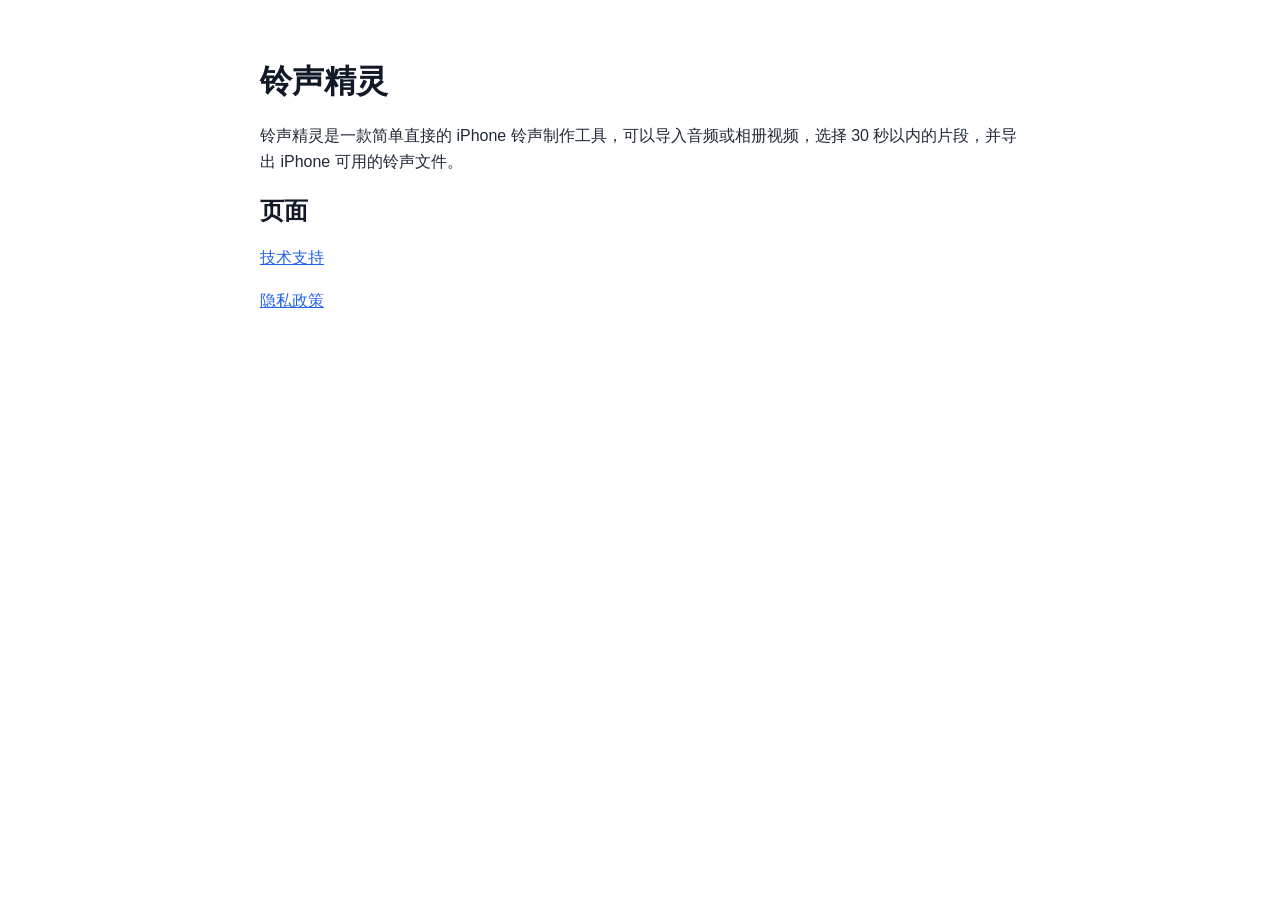
<file: index.html>
<!doctype html>
<html lang="zh-Hans">
<head>
  <meta charset="utf-8">
  <meta name="viewport" content="width=device-width, initial-scale=1">
  <title>铃声精灵</title>
  <style>
    body {
      max-width: 760px;
      margin: 0 auto;
      padding: 40px 20px;
      color: #1f2937;
      font: 16px/1.65 -apple-system, BlinkMacSystemFont, "Segoe UI", sans-serif;
    }
    h1, h2 { color: #111827; line-height: 1.25; }
    h1 { font-size: 32px; }
    a { color: #2563eb; }
  </style>
</head>
<body>
  <h1>铃声精灵</h1>
  <p>铃声精灵是一款简单直接的 iPhone 铃声制作工具，可以导入音频或相册视频，选择 30 秒以内的片段，并导出 iPhone 可用的铃声文件。</p>

  <h2>页面</h2>
  <p><a href="./support.html">技术支持</a></p>
  <p><a href="./privacy-policy.html">隐私政策</a></p>
</body>
</html>
</file>
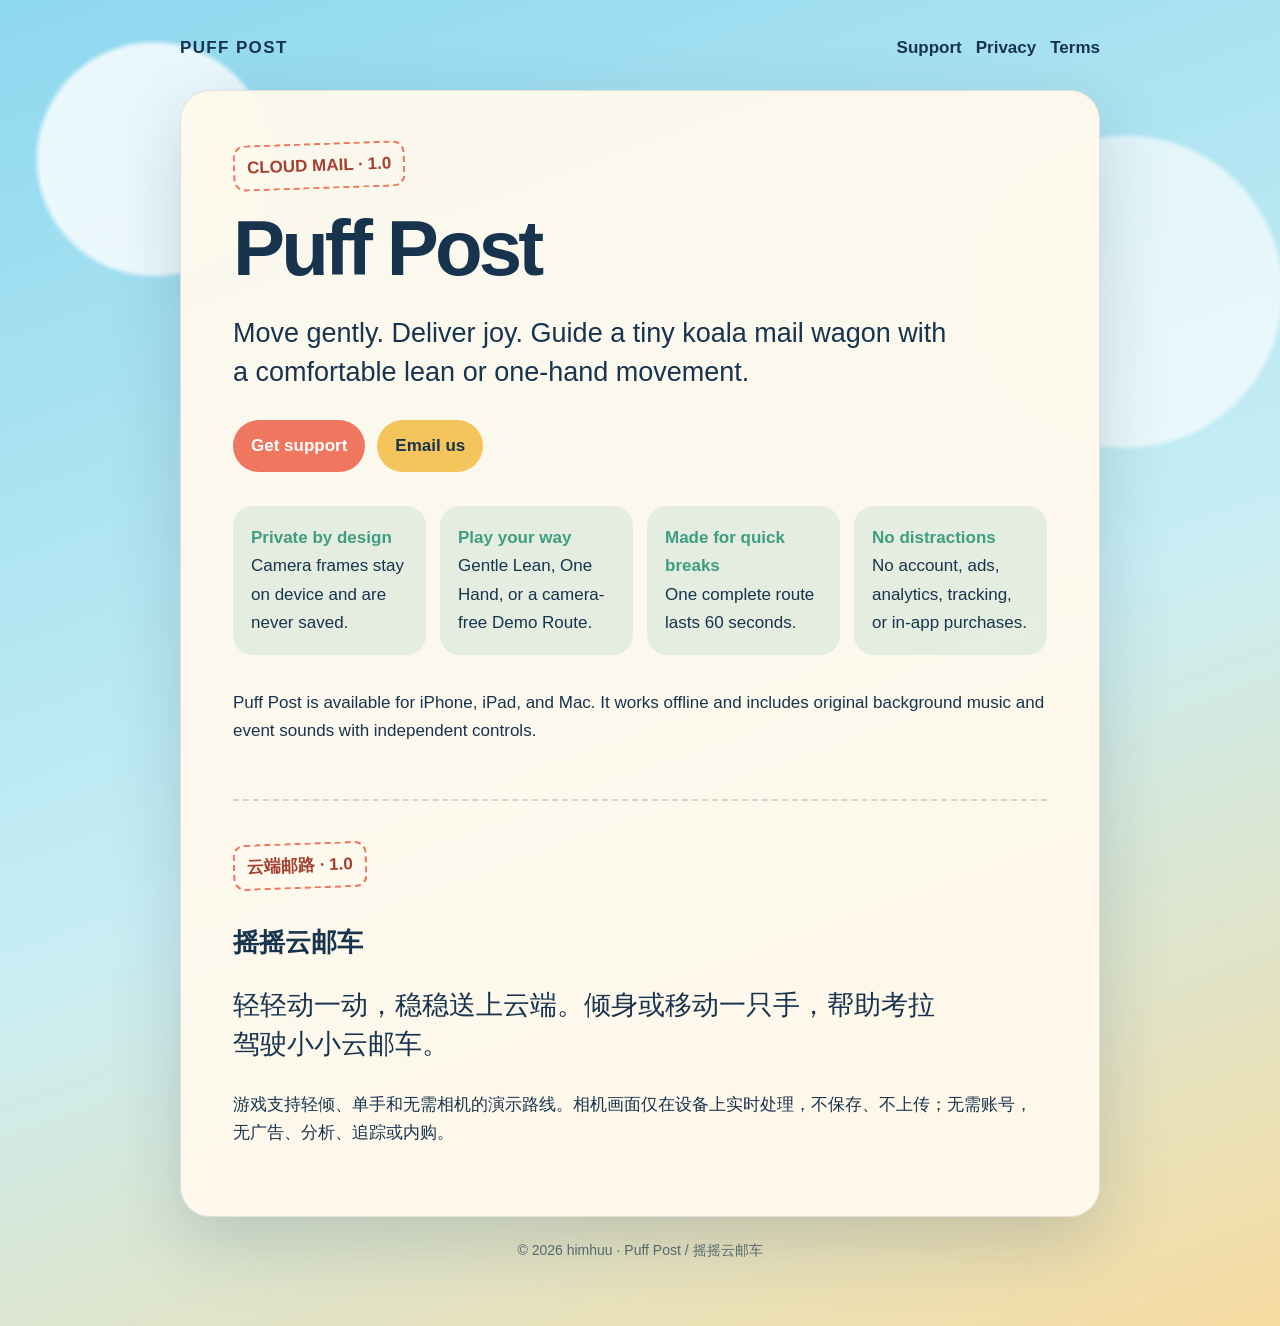
<file: puff-post/index.html>
<!doctype html>
<html lang="en">
<head>
  <meta charset="utf-8">
  <meta name="viewport" content="width=device-width, initial-scale=1">
  <meta name="description" content="Puff Post is a cozy motion-controlled delivery game for iPhone, iPad, and Mac.">
  <title>Puff Post · Move gently. Deliver joy.</title>
  <link rel="stylesheet" href="style.css">
</head>
<body>
  <main class="shell">
    <header class="topbar">
      <a class="brand" href="./">PUFF POST</a>
      <nav class="nav" aria-label="Support links">
        <a href="support.html">Support</a>
        <a href="privacy.html">Privacy</a>
        <a href="terms.html">Terms</a>
      </nav>
    </header>
    <article class="paper">
      <span class="stamp">CLOUD MAIL · 1.0</span>
      <h1>Puff Post</h1>
      <p class="lead">Move gently. Deliver joy. Guide a tiny koala mail wagon with a comfortable lean or one-hand movement.</p>
      <div class="actions">
        <a class="button" href="support.html">Get support</a>
        <a class="button secondary" href="mailto:liwali.app@gmail.com">Email us</a>
      </div>
      <section class="facts" aria-label="App highlights">
        <div class="fact"><strong>Private by design</strong>Camera frames stay on device and are never saved.</div>
        <div class="fact"><strong>Play your way</strong>Gentle Lean, One Hand, or a camera-free Demo Route.</div>
        <div class="fact"><strong>Made for quick breaks</strong>One complete route lasts 60 seconds.</div>
        <div class="fact"><strong>No distractions</strong>No account, ads, analytics, tracking, or in-app purchases.</div>
      </section>
      <p>Puff Post is available for iPhone, iPad, and Mac. It works offline and includes original background music and event sounds with independent controls.</p>

      <section class="zh" lang="zh-Hans">
        <span class="stamp">云端邮路 · 1.0</span>
        <h2>摇摇云邮车</h2>
        <p class="lead">轻轻动一动，稳稳送上云端。倾身或移动一只手，帮助考拉驾驶小小云邮车。</p>
        <p>游戏支持轻倾、单手和无需相机的演示路线。相机画面仅在设备上实时处理，不保存、不上传；无需账号，无广告、分析、追踪或内购。</p>
      </section>
    </article>
    <footer>© 2026 himhuu · Puff Post / 摇摇云邮车</footer>
  </main>
</body>
</html>
</file>
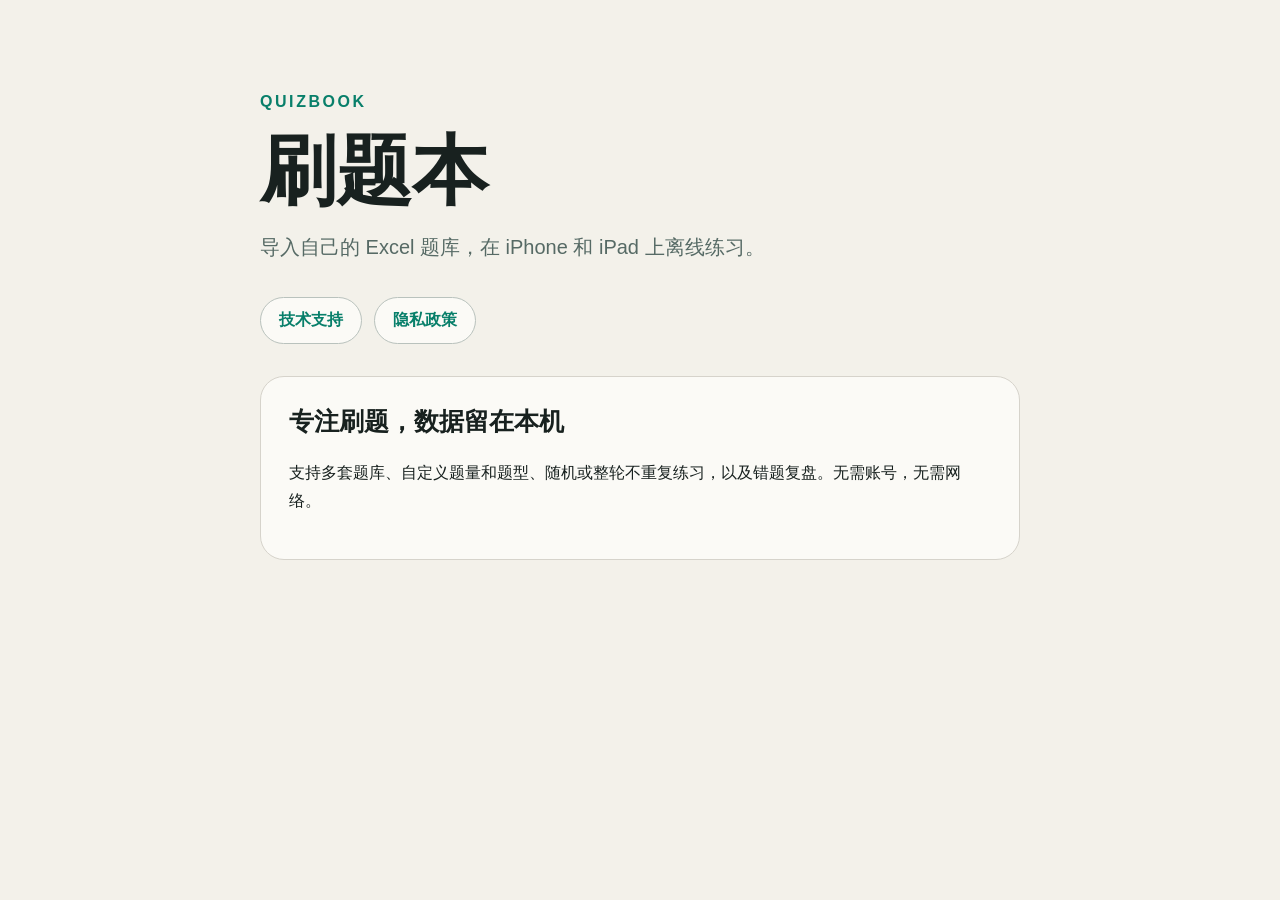
<file: quizbook/index.html>
<!doctype html>
<html lang="zh-CN">
<head>
  <meta charset="utf-8">
  <meta name="viewport" content="width=device-width, initial-scale=1">
  <title>刷题本</title>
  <link rel="stylesheet" href="style.css">
</head>
<body>
  <main>
    <p class="eyebrow">QUIZBOOK</p>
    <h1>刷题本</h1>
    <p class="lead">导入自己的 Excel 题库，在 iPhone 和 iPad 上离线练习。</p>
    <nav><a href="support.html">技术支持</a><a href="privacy.html">隐私政策</a></nav>
    <section><h2>专注刷题，数据留在本机</h2><p>支持多套题库、自定义题量和题型、随机或整轮不重复练习，以及错题复盘。无需账号，无需网络。</p></section>
  </main>
</body>
</html>
</file>
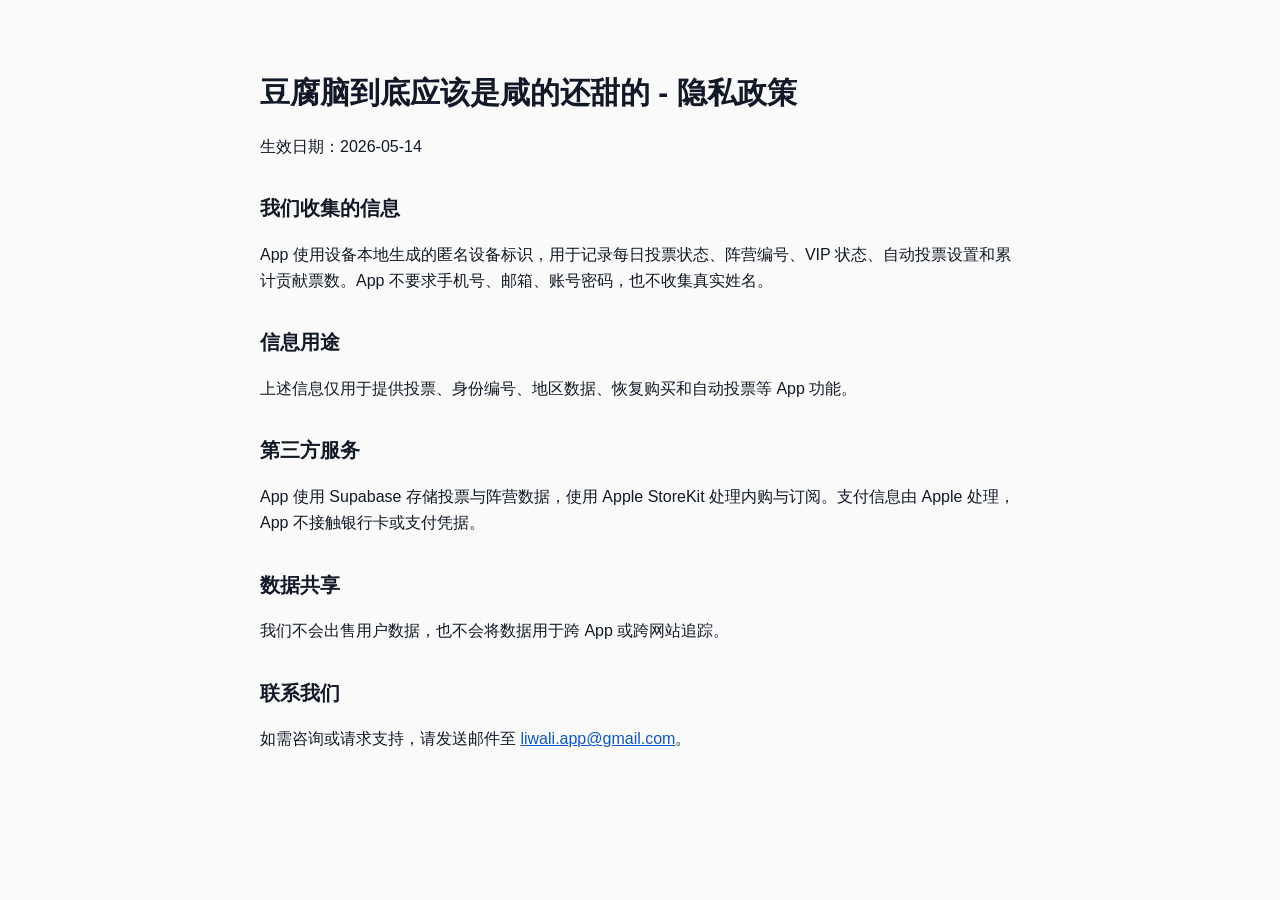
<file: privacy-policy.html>
<!doctype html>
<html lang="zh-CN">
<head>
  <meta charset="utf-8">
  <meta name="viewport" content="width=device-width, initial-scale=1">
  <title>豆腐脑到底应该是咸的还甜的 - 隐私政策</title>
  <style>
    body { font-family: -apple-system, BlinkMacSystemFont, "Segoe UI", sans-serif; line-height: 1.65; margin: 0; color: #111827; background: #fafafa; }
    main { max-width: 760px; margin: 0 auto; padding: 48px 20px; }
    h1 { font-size: 30px; margin-bottom: 8px; }
    h2 { font-size: 20px; margin-top: 32px; }
    a { color: #0b57d0; }
  </style>
</head>
<body>
  <main>
    <h1>豆腐脑到底应该是咸的还甜的 - 隐私政策</h1>
    <p>生效日期：2026-05-14</p>

    <h2>我们收集的信息</h2>
    <p>App 使用设备本地生成的匿名设备标识，用于记录每日投票状态、阵营编号、VIP 状态、自动投票设置和累计贡献票数。App 不要求手机号、邮箱、账号密码，也不收集真实姓名。</p>

    <h2>信息用途</h2>
    <p>上述信息仅用于提供投票、身份编号、地区数据、恢复购买和自动投票等 App 功能。</p>

    <h2>第三方服务</h2>
    <p>App 使用 Supabase 存储投票与阵营数据，使用 Apple StoreKit 处理内购与订阅。支付信息由 Apple 处理，App 不接触银行卡或支付凭据。</p>

    <h2>数据共享</h2>
    <p>我们不会出售用户数据，也不会将数据用于跨 App 或跨网站追踪。</p>

    <h2>联系我们</h2>
    <p>如需咨询或请求支持，请发送邮件至 <a href="mailto:liwali.app@gmail.com">liwali.app@gmail.com</a>。</p>
  </main>
</body>
</html>
</file>
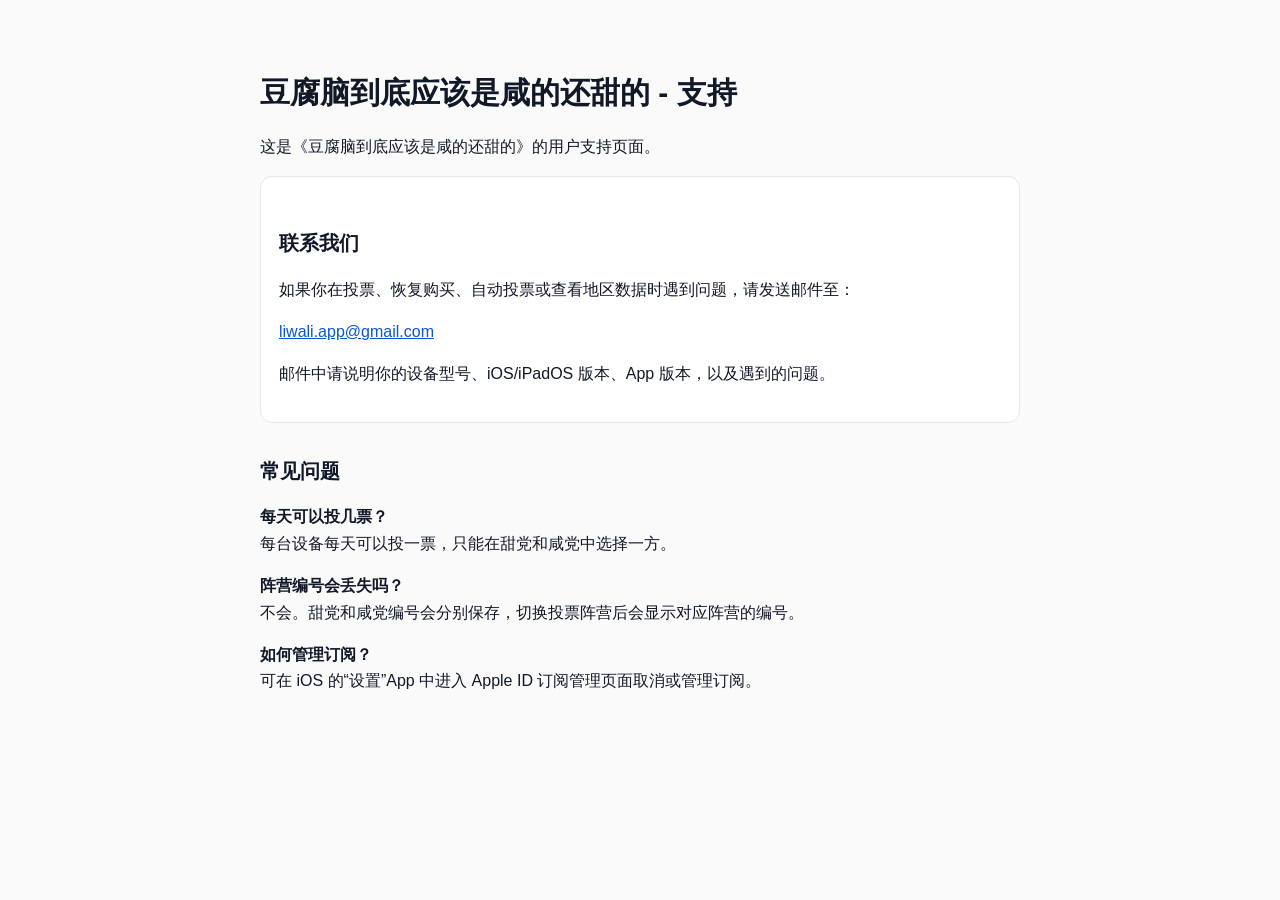
<file: support.html>
<!doctype html>
<html lang="zh-CN">
<head>
  <meta charset="utf-8">
  <meta name="viewport" content="width=device-width, initial-scale=1">
  <title>豆腐脑到底应该是咸的还甜的 - 支持</title>
  <style>
    body { font-family: -apple-system, BlinkMacSystemFont, "Segoe UI", sans-serif; line-height: 1.65; margin: 0; color: #111827; background: #fafafa; }
    main { max-width: 760px; margin: 0 auto; padding: 48px 20px; }
    h1 { font-size: 30px; margin-bottom: 8px; }
    h2 { font-size: 20px; margin-top: 32px; }
    a { color: #0b57d0; }
    .card { background: white; border: 1px solid #e5e7eb; border-radius: 12px; padding: 18px; }
  </style>
</head>
<body>
  <main>
    <h1>豆腐脑到底应该是咸的还甜的 - 支持</h1>
    <p>这是《豆腐脑到底应该是咸的还甜的》的用户支持页面。</p>

    <section class="card">
      <h2>联系我们</h2>
      <p>如果你在投票、恢复购买、自动投票或查看地区数据时遇到问题，请发送邮件至：</p>
      <p><a href="mailto:liwali.app@gmail.com">liwali.app@gmail.com</a></p>
      <p>邮件中请说明你的设备型号、iOS/iPadOS 版本、App 版本，以及遇到的问题。</p>
    </section>

    <h2>常见问题</h2>
    <p><strong>每天可以投几票？</strong><br>每台设备每天可以投一票，只能在甜党和咸党中选择一方。</p>
    <p><strong>阵营编号会丢失吗？</strong><br>不会。甜党和咸党编号会分别保存，切换投票阵营后会显示对应阵营的编号。</p>
    <p><strong>如何管理订阅？</strong><br>可在 iOS 的“设置”App 中进入 Apple ID 订阅管理页面取消或管理订阅。</p>
  </main>
</body>
</html>
</file>
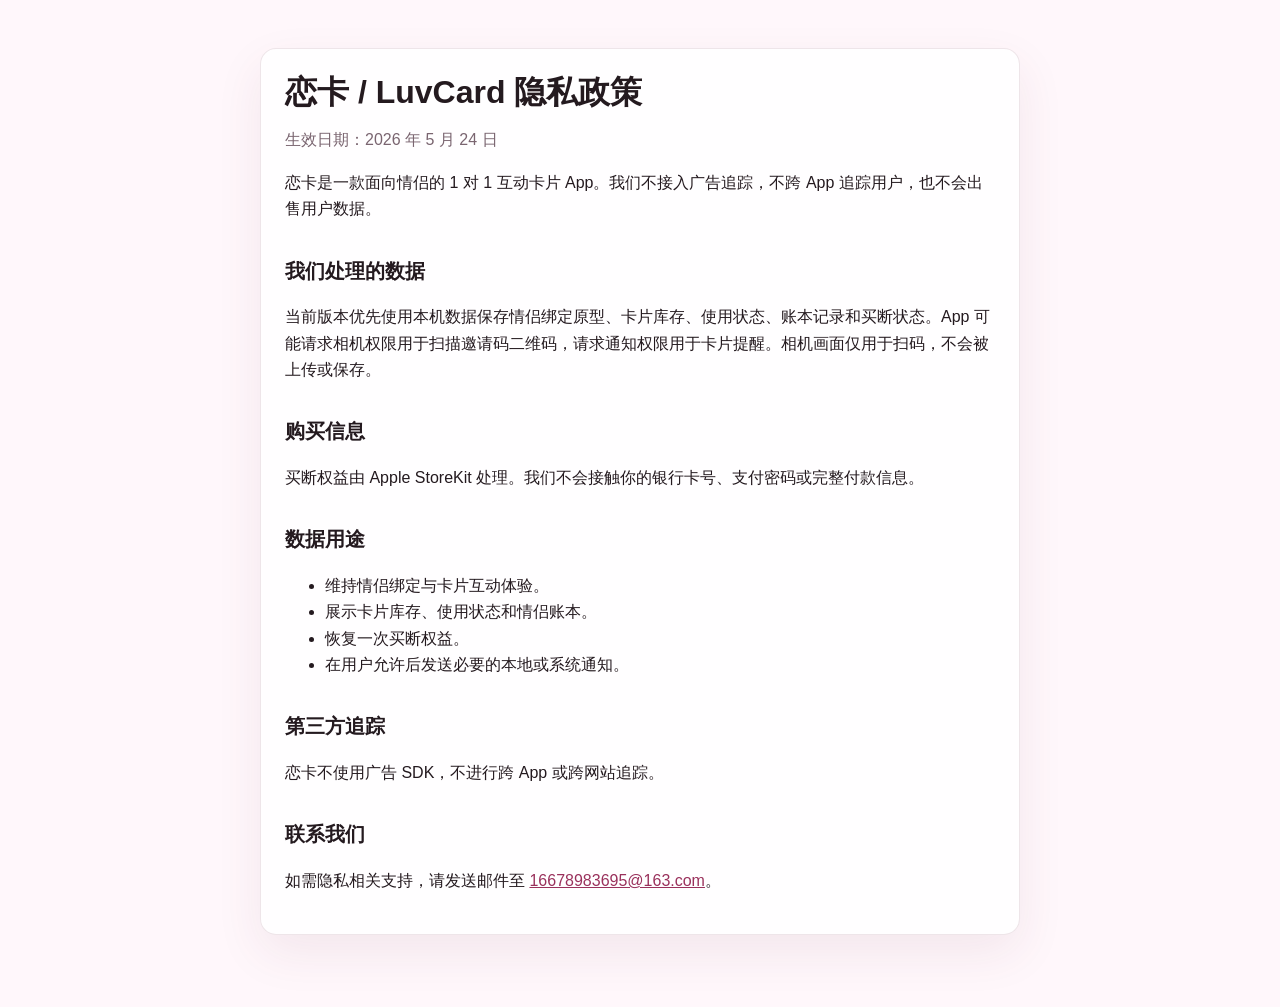
<file: luvcard/privacy.html>
<!doctype html>
<html lang="zh-Hans">
<head>
  <meta charset="utf-8">
  <meta name="viewport" content="width=device-width, initial-scale=1">
  <title>恋卡 / LuvCard 隐私政策</title>
  <style>
    body { margin: 0; font-family: -apple-system, BlinkMacSystemFont, "Segoe UI", sans-serif; color: #241a1f; background: #fff7fb; line-height: 1.65; }
    main { max-width: 760px; margin: 0 auto; padding: 48px 20px 72px; }
    h1 { font-size: 32px; line-height: 1.2; margin: 0 0 12px; }
    h2 { font-size: 20px; margin-top: 32px; }
    p, li { font-size: 16px; }
    .card { background: rgba(255,255,255,.82); border: 1px solid rgba(118,53,79,.12); border-radius: 16px; padding: 24px; box-shadow: 0 18px 48px rgba(100, 32, 60, .08); }
    .muted { color: #7a6570; }
    a { color: #9a315c; }
  </style>
</head>
<body>
  <main>
    <div class="card">
      <h1>恋卡 / LuvCard 隐私政策</h1>
      <p class="muted">生效日期：2026 年 5 月 24 日</p>
      <p>恋卡是一款面向情侣的 1 对 1 互动卡片 App。我们不接入广告追踪，不跨 App 追踪用户，也不会出售用户数据。</p>

      <h2>我们处理的数据</h2>
      <p>当前版本优先使用本机数据保存情侣绑定原型、卡片库存、使用状态、账本记录和买断状态。App 可能请求相机权限用于扫描邀请码二维码，请求通知权限用于卡片提醒。相机画面仅用于扫码，不会被上传或保存。</p>

      <h2>购买信息</h2>
      <p>买断权益由 Apple StoreKit 处理。我们不会接触你的银行卡号、支付密码或完整付款信息。</p>

      <h2>数据用途</h2>
      <ul>
        <li>维持情侣绑定与卡片互动体验。</li>
        <li>展示卡片库存、使用状态和情侣账本。</li>
        <li>恢复一次买断权益。</li>
        <li>在用户允许后发送必要的本地或系统通知。</li>
      </ul>

      <h2>第三方追踪</h2>
      <p>恋卡不使用广告 SDK，不进行跨 App 或跨网站追踪。</p>

      <h2>联系我们</h2>
      <p>如需隐私相关支持，请发送邮件至 <a href="mailto:16678983695@163.com">16678983695@163.com</a>。</p>
    </div>
  </main>
</body>
</html>
</file>
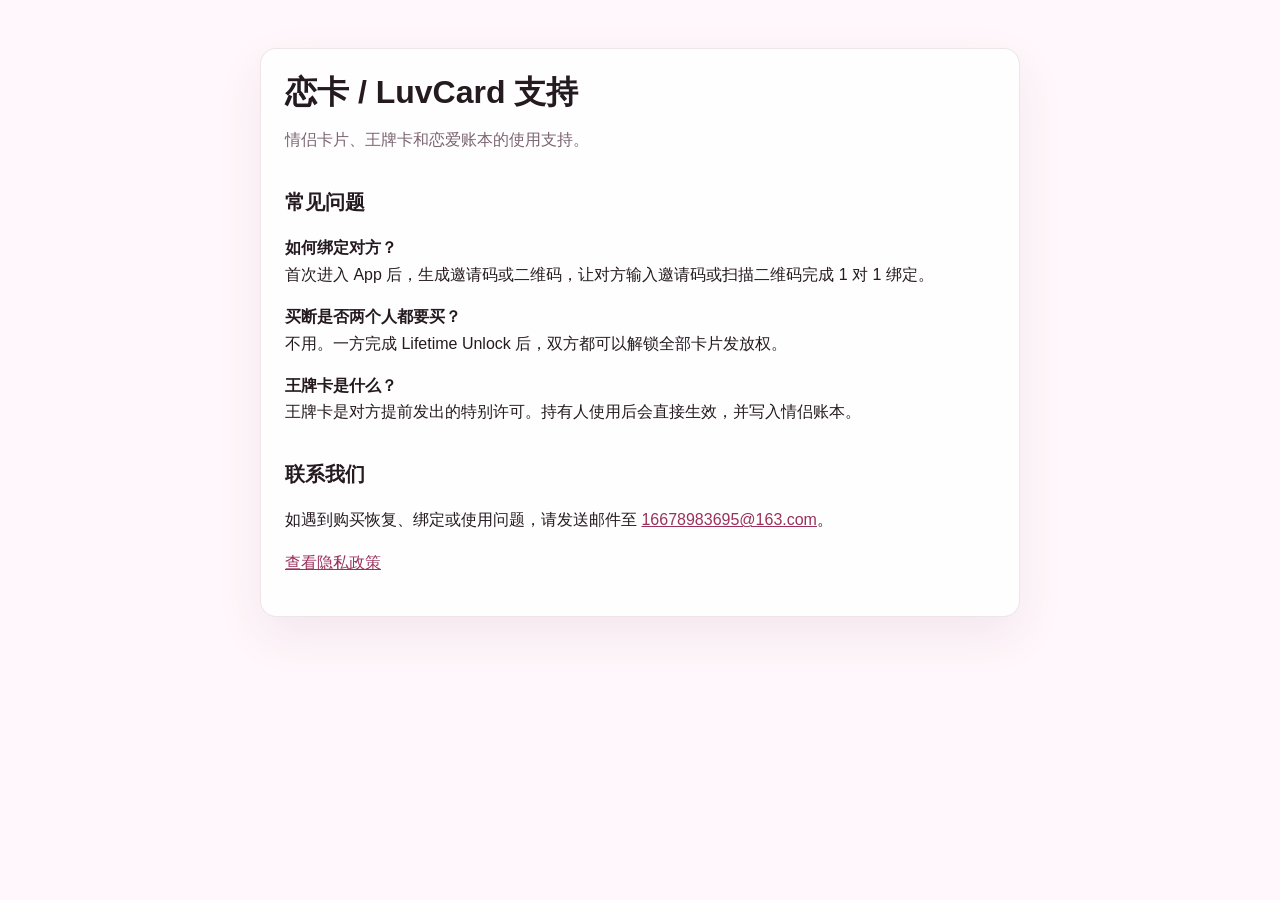
<file: luvcard/support.html>
<!doctype html>
<html lang="zh-Hans">
<head>
  <meta charset="utf-8">
  <meta name="viewport" content="width=device-width, initial-scale=1">
  <title>恋卡 / LuvCard 支持</title>
  <style>
    body { margin: 0; font-family: -apple-system, BlinkMacSystemFont, "Segoe UI", sans-serif; color: #241a1f; background: #fff7fb; line-height: 1.65; }
    main { max-width: 760px; margin: 0 auto; padding: 48px 20px 72px; }
    h1 { font-size: 32px; line-height: 1.2; margin: 0 0 12px; }
    h2 { font-size: 20px; margin-top: 32px; }
    p, li { font-size: 16px; }
    .card { background: rgba(255,255,255,.82); border: 1px solid rgba(118,53,79,.12); border-radius: 16px; padding: 24px; box-shadow: 0 18px 48px rgba(100, 32, 60, .08); }
    .muted { color: #7a6570; }
    a { color: #9a315c; }
  </style>
</head>
<body>
  <main>
    <div class="card">
      <h1>恋卡 / LuvCard 支持</h1>
      <p class="muted">情侣卡片、王牌卡和恋爱账本的使用支持。</p>

      <h2>常见问题</h2>
      <p><strong>如何绑定对方？</strong><br>首次进入 App 后，生成邀请码或二维码，让对方输入邀请码或扫描二维码完成 1 对 1 绑定。</p>
      <p><strong>买断是否两个人都要买？</strong><br>不用。一方完成 Lifetime Unlock 后，双方都可以解锁全部卡片发放权。</p>
      <p><strong>王牌卡是什么？</strong><br>王牌卡是对方提前发出的特别许可。持有人使用后会直接生效，并写入情侣账本。</p>

      <h2>联系我们</h2>
      <p>如遇到购买恢复、绑定或使用问题，请发送邮件至 <a href="mailto:16678983695@163.com">16678983695@163.com</a>。</p>
      <p><a href="./privacy.html">查看隐私政策</a></p>
    </div>
  </main>
</body>
</html>
</file>
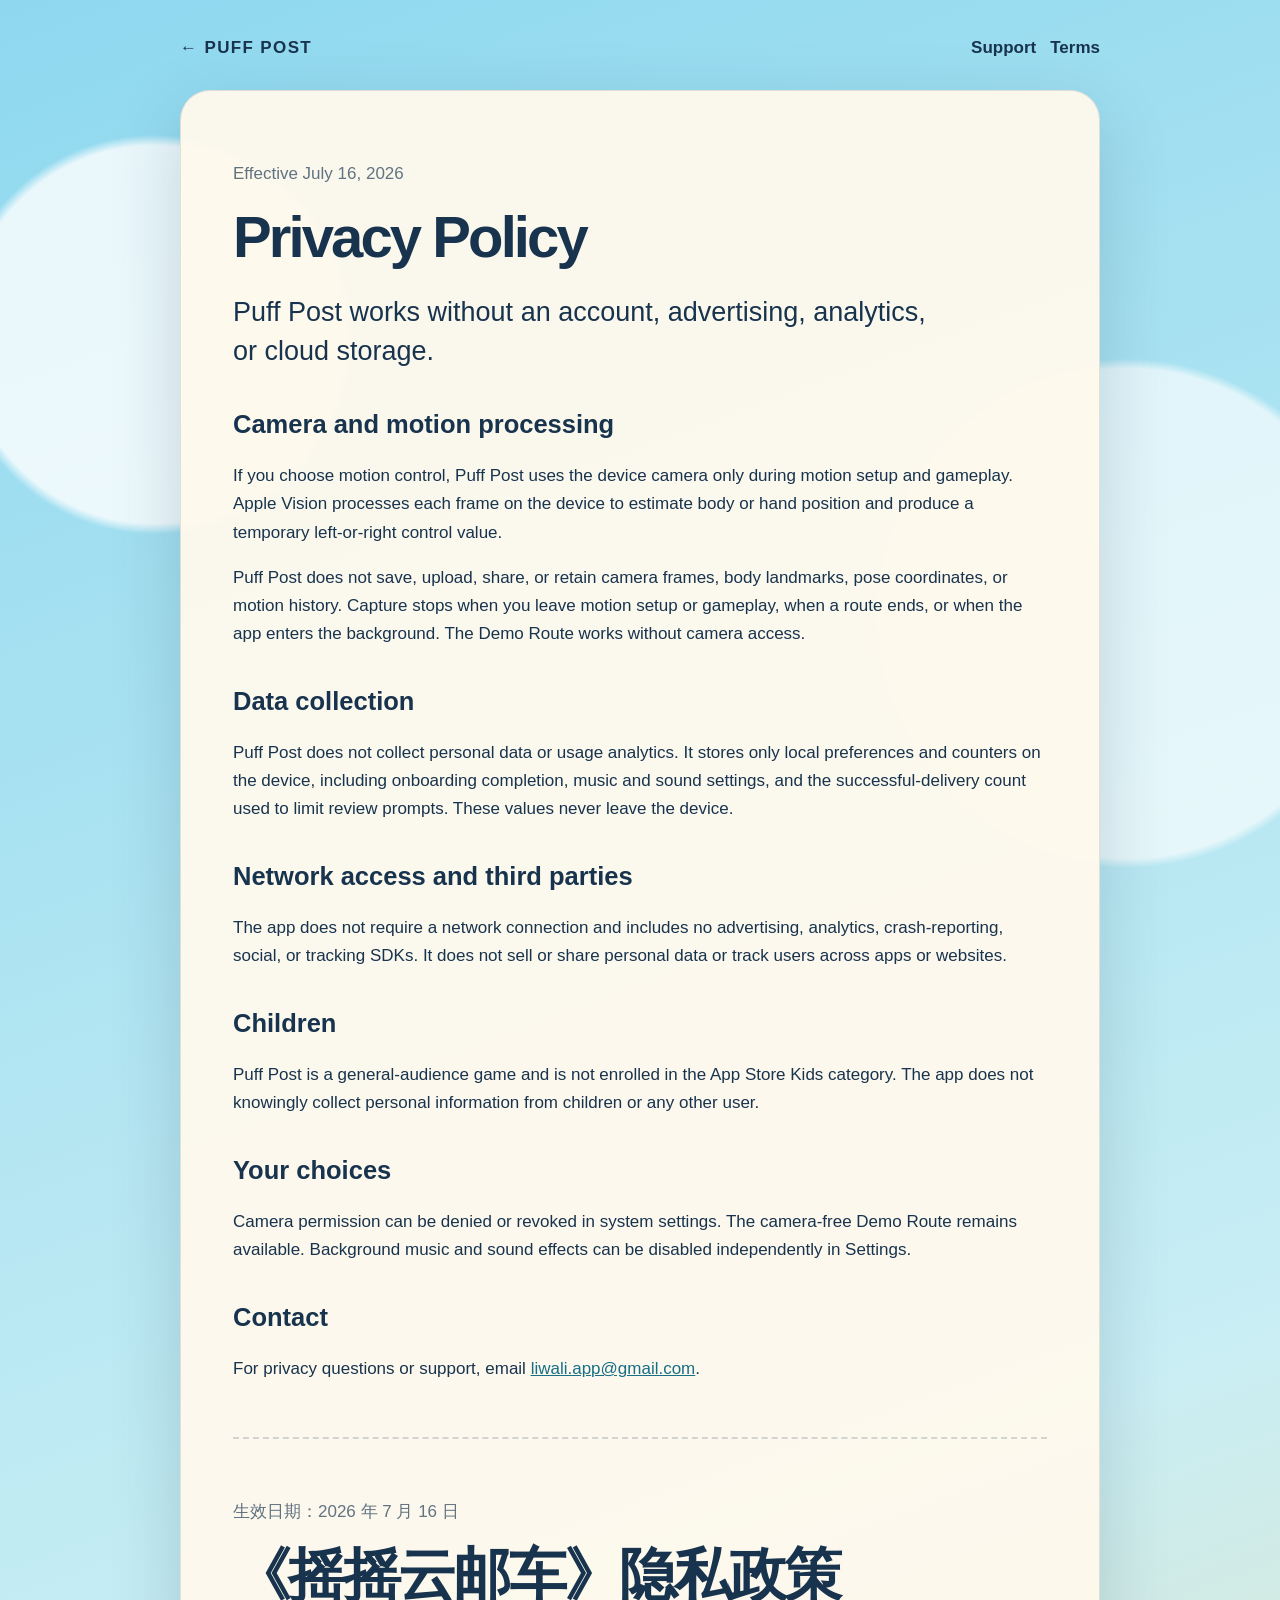
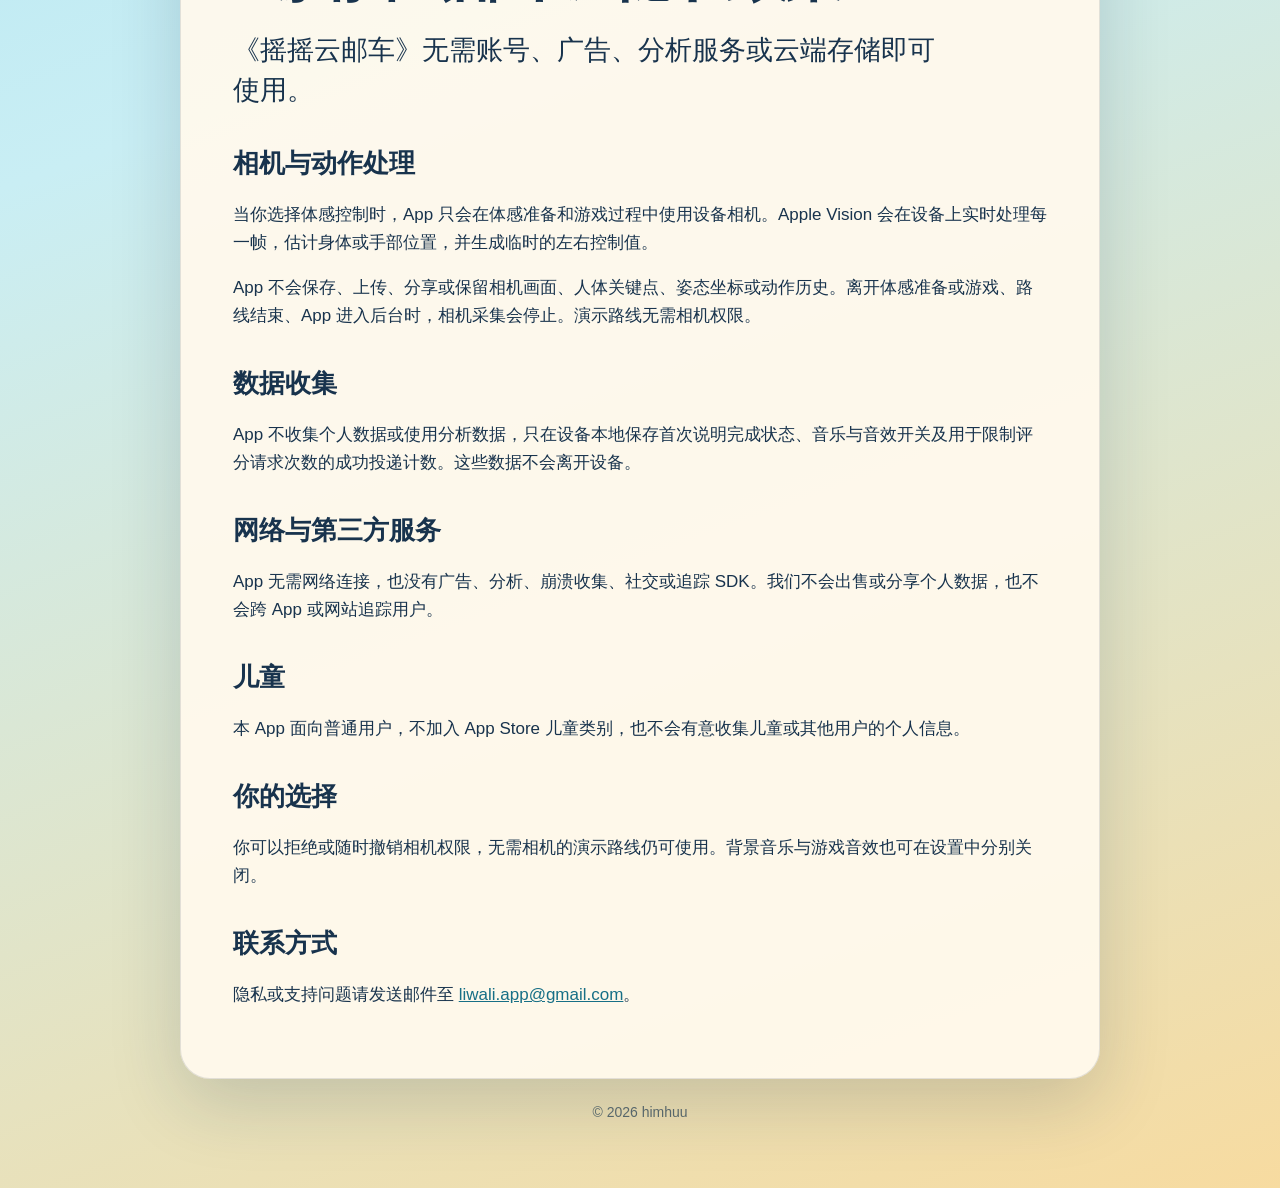
<file: puff-post/privacy.html>
<!doctype html>
<html lang="en">
<head>
  <meta charset="utf-8">
  <meta name="viewport" content="width=device-width, initial-scale=1">
  <title>Privacy Policy · Puff Post</title>
  <link rel="stylesheet" href="style.css">
</head>
<body>
  <main class="shell">
    <header class="topbar"><a class="brand" href="./">← PUFF POST</a><nav class="nav"><a href="support.html">Support</a><a href="terms.html">Terms</a></nav></header>
    <article class="paper document">
      <p class="meta">Effective July 16, 2026</p>
      <h1>Privacy Policy</h1>
      <p class="lead">Puff Post works without an account, advertising, analytics, or cloud storage.</p>
      <h2>Camera and motion processing</h2>
      <p>If you choose motion control, Puff Post uses the device camera only during motion setup and gameplay. Apple Vision processes each frame on the device to estimate body or hand position and produce a temporary left-or-right control value.</p>
      <p>Puff Post does not save, upload, share, or retain camera frames, body landmarks, pose coordinates, or motion history. Capture stops when you leave motion setup or gameplay, when a route ends, or when the app enters the background. The Demo Route works without camera access.</p>
      <h2>Data collection</h2>
      <p>Puff Post does not collect personal data or usage analytics. It stores only local preferences and counters on the device, including onboarding completion, music and sound settings, and the successful-delivery count used to limit review prompts. These values never leave the device.</p>
      <h2>Network access and third parties</h2>
      <p>The app does not require a network connection and includes no advertising, analytics, crash-reporting, social, or tracking SDKs. It does not sell or share personal data or track users across apps or websites.</p>
      <h2>Children</h2>
      <p>Puff Post is a general-audience game and is not enrolled in the App Store Kids category. The app does not knowingly collect personal information from children or any other user.</p>
      <h2>Your choices</h2>
      <p>Camera permission can be denied or revoked in system settings. The camera-free Demo Route remains available. Background music and sound effects can be disabled independently in Settings.</p>
      <h2>Contact</h2>
      <p>For privacy questions or support, email <a href="mailto:liwali.app@gmail.com">liwali.app@gmail.com</a>.</p>

      <section class="zh" lang="zh-Hans">
        <p class="meta">生效日期：2026 年 7 月 16 日</p>
        <h1>《摇摇云邮车》隐私政策</h1>
        <p class="lead">《摇摇云邮车》无需账号、广告、分析服务或云端存储即可使用。</p>
        <h2>相机与动作处理</h2>
        <p>当你选择体感控制时，App 只会在体感准备和游戏过程中使用设备相机。Apple Vision 会在设备上实时处理每一帧，估计身体或手部位置，并生成临时的左右控制值。</p>
        <p>App 不会保存、上传、分享或保留相机画面、人体关键点、姿态坐标或动作历史。离开体感准备或游戏、路线结束、App 进入后台时，相机采集会停止。演示路线无需相机权限。</p>
        <h2>数据收集</h2>
        <p>App 不收集个人数据或使用分析数据，只在设备本地保存首次说明完成状态、音乐与音效开关及用于限制评分请求次数的成功投递计数。这些数据不会离开设备。</p>
        <h2>网络与第三方服务</h2>
        <p>App 无需网络连接，也没有广告、分析、崩溃收集、社交或追踪 SDK。我们不会出售或分享个人数据，也不会跨 App 或网站追踪用户。</p>
        <h2>儿童</h2>
        <p>本 App 面向普通用户，不加入 App Store 儿童类别，也不会有意收集儿童或其他用户的个人信息。</p>
        <h2>你的选择</h2>
        <p>你可以拒绝或随时撤销相机权限，无需相机的演示路线仍可使用。背景音乐与游戏音效也可在设置中分别关闭。</p>
        <h2>联系方式</h2>
        <p>隐私或支持问题请发送邮件至 <a href="mailto:liwali.app@gmail.com">liwali.app@gmail.com</a>。</p>
      </section>
    </article>
    <footer>© 2026 himhuu</footer>
  </main>
</body>
</html>
</file>
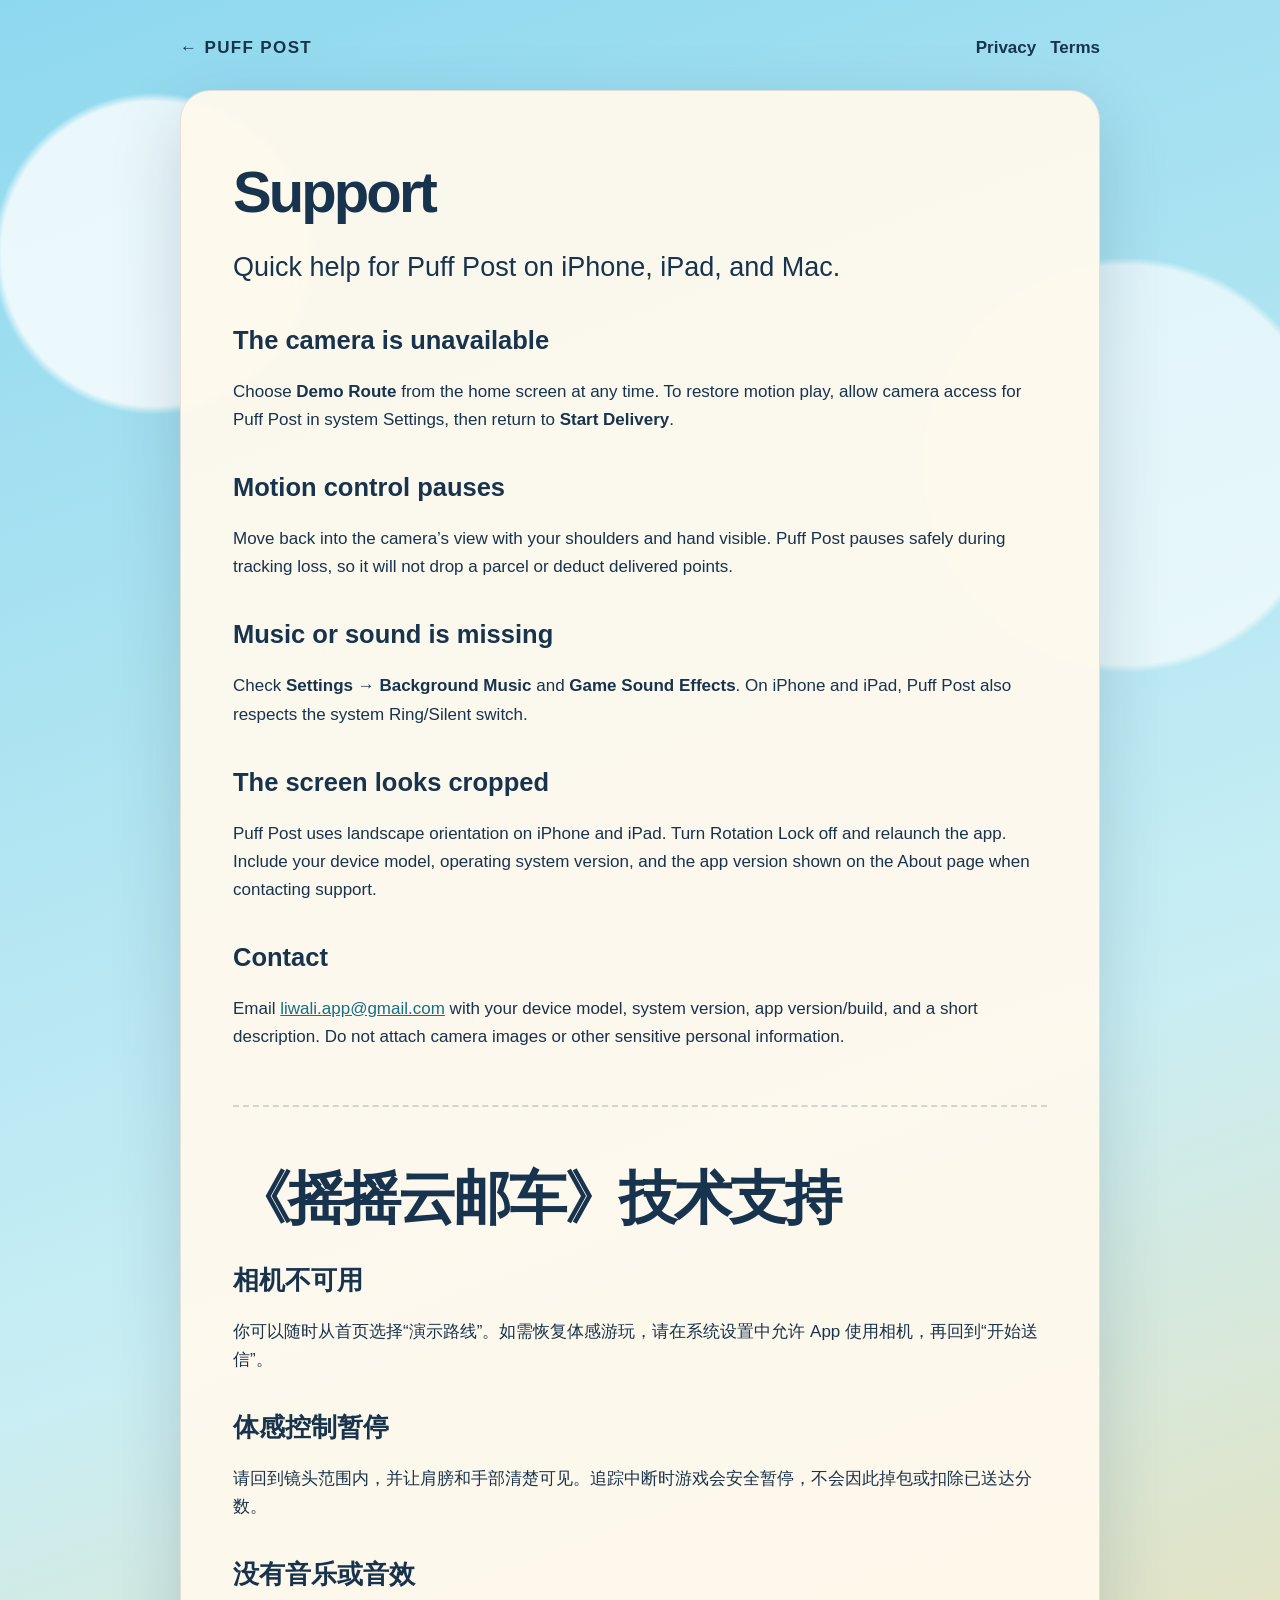
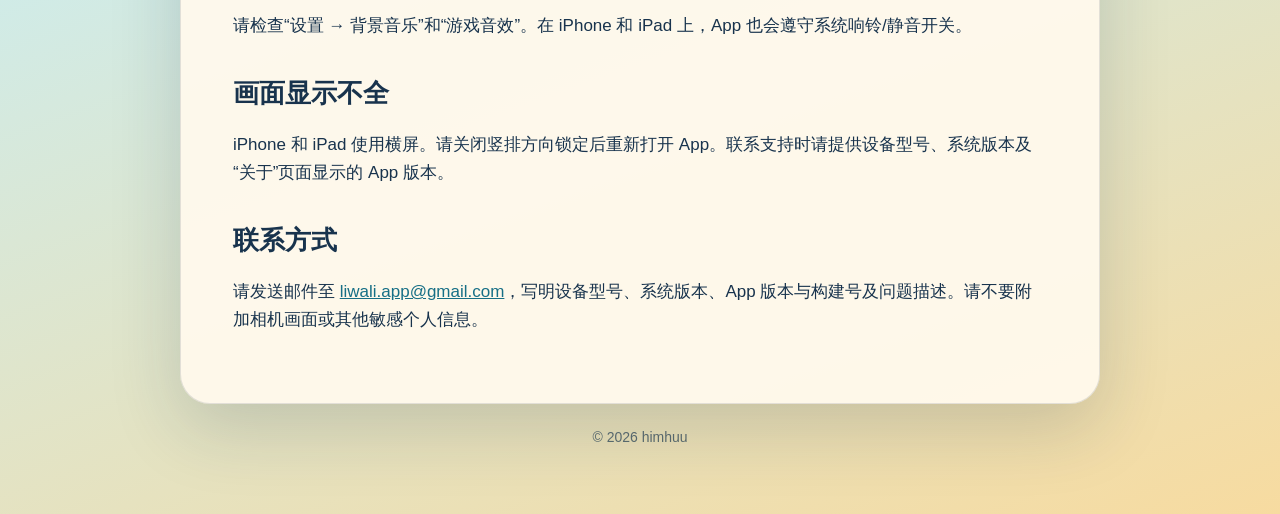
<file: puff-post/support.html>
<!doctype html>
<html lang="en">
<head>
  <meta charset="utf-8">
  <meta name="viewport" content="width=device-width, initial-scale=1">
  <title>Support · Puff Post</title>
  <link rel="stylesheet" href="style.css">
</head>
<body>
  <main class="shell">
    <header class="topbar"><a class="brand" href="./">← PUFF POST</a><nav class="nav"><a href="privacy.html">Privacy</a><a href="terms.html">Terms</a></nav></header>
    <article class="paper document">
      <h1>Support</h1>
      <p class="lead">Quick help for Puff Post on iPhone, iPad, and Mac.</p>
      <h2>The camera is unavailable</h2>
      <p>Choose <strong>Demo Route</strong> from the home screen at any time. To restore motion play, allow camera access for Puff Post in system Settings, then return to <strong>Start Delivery</strong>.</p>
      <h2>Motion control pauses</h2>
      <p>Move back into the camera’s view with your shoulders and hand visible. Puff Post pauses safely during tracking loss, so it will not drop a parcel or deduct delivered points.</p>
      <h2>Music or sound is missing</h2>
      <p>Check <strong>Settings → Background Music</strong> and <strong>Game Sound Effects</strong>. On iPhone and iPad, Puff Post also respects the system Ring/Silent switch.</p>
      <h2>The screen looks cropped</h2>
      <p>Puff Post uses landscape orientation on iPhone and iPad. Turn Rotation Lock off and relaunch the app. Include your device model, operating system version, and the app version shown on the About page when contacting support.</p>
      <h2>Contact</h2>
      <p>Email <a href="mailto:liwali.app@gmail.com">liwali.app@gmail.com</a> with your device model, system version, app version/build, and a short description. Do not attach camera images or other sensitive personal information.</p>

      <section class="zh" lang="zh-Hans">
        <h1>《摇摇云邮车》技术支持</h1>
        <h2>相机不可用</h2>
        <p>你可以随时从首页选择“演示路线”。如需恢复体感游玩，请在系统设置中允许 App 使用相机，再回到“开始送信”。</p>
        <h2>体感控制暂停</h2>
        <p>请回到镜头范围内，并让肩膀和手部清楚可见。追踪中断时游戏会安全暂停，不会因此掉包或扣除已送达分数。</p>
        <h2>没有音乐或音效</h2>
        <p>请检查“设置 → 背景音乐”和“游戏音效”。在 iPhone 和 iPad 上，App 也会遵守系统响铃/静音开关。</p>
        <h2>画面显示不全</h2>
        <p>iPhone 和 iPad 使用横屏。请关闭竖排方向锁定后重新打开 App。联系支持时请提供设备型号、系统版本及“关于”页面显示的 App 版本。</p>
        <h2>联系方式</h2>
        <p>请发送邮件至 <a href="mailto:liwali.app@gmail.com">liwali.app@gmail.com</a>，写明设备型号、系统版本、App 版本与构建号及问题描述。请不要附加相机画面或其他敏感个人信息。</p>
      </section>
    </article>
    <footer>© 2026 himhuu</footer>
  </main>
</body>
</html>
</file>
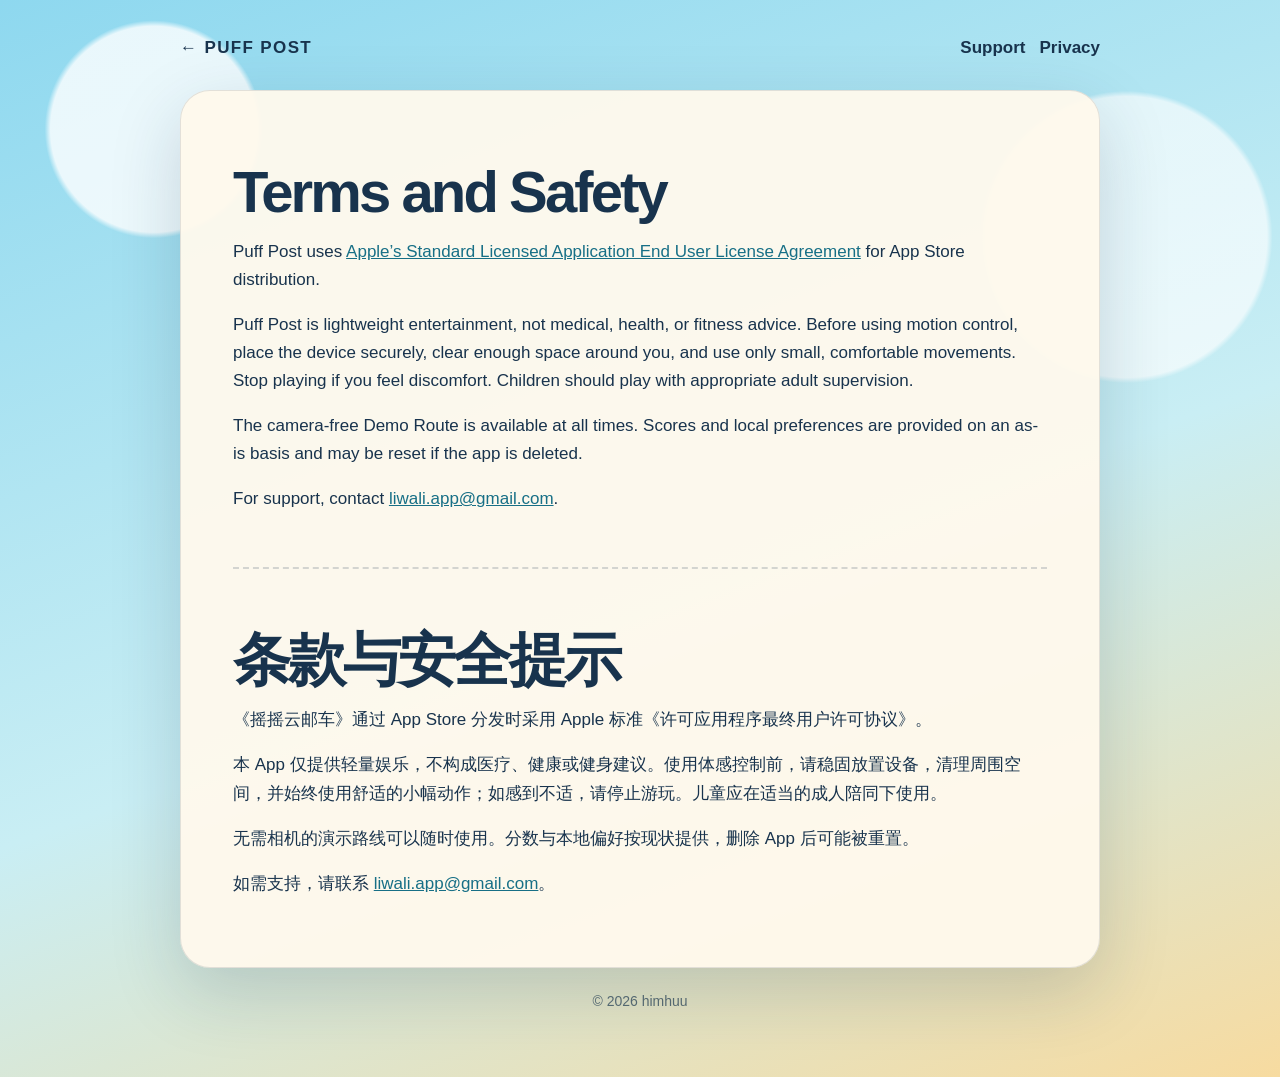
<file: puff-post/terms.html>
<!doctype html>
<html lang="en">
<head>
  <meta charset="utf-8">
  <meta name="viewport" content="width=device-width, initial-scale=1">
  <title>Terms and Safety · Puff Post</title>
  <link rel="stylesheet" href="style.css">
</head>
<body>
  <main class="shell">
    <header class="topbar"><a class="brand" href="./">← PUFF POST</a><nav class="nav"><a href="support.html">Support</a><a href="privacy.html">Privacy</a></nav></header>
    <article class="paper document">
      <h1>Terms and Safety</h1>
      <p>Puff Post uses <a href="https://www.apple.com/legal/internet-services/itunes/dev/stdeula/">Apple’s Standard Licensed Application End User License Agreement</a> for App Store distribution.</p>
      <p>Puff Post is lightweight entertainment, not medical, health, or fitness advice. Before using motion control, place the device securely, clear enough space around you, and use only small, comfortable movements. Stop playing if you feel discomfort. Children should play with appropriate adult supervision.</p>
      <p>The camera-free Demo Route is available at all times. Scores and local preferences are provided on an as-is basis and may be reset if the app is deleted.</p>
      <p>For support, contact <a href="mailto:liwali.app@gmail.com">liwali.app@gmail.com</a>.</p>

      <section class="zh" lang="zh-Hans">
        <h1>条款与安全提示</h1>
        <p>《摇摇云邮车》通过 App Store 分发时采用 Apple 标准《许可应用程序最终用户许可协议》。</p>
        <p>本 App 仅提供轻量娱乐，不构成医疗、健康或健身建议。使用体感控制前，请稳固放置设备，清理周围空间，并始终使用舒适的小幅动作；如感到不适，请停止游玩。儿童应在适当的成人陪同下使用。</p>
        <p>无需相机的演示路线可以随时使用。分数与本地偏好按现状提供，删除 App 后可能被重置。</p>
        <p>如需支持，请联系 <a href="mailto:liwali.app@gmail.com">liwali.app@gmail.com</a>。</p>
      </section>
    </article>
    <footer>© 2026 himhuu</footer>
  </main>
</body>
</html>
</file>
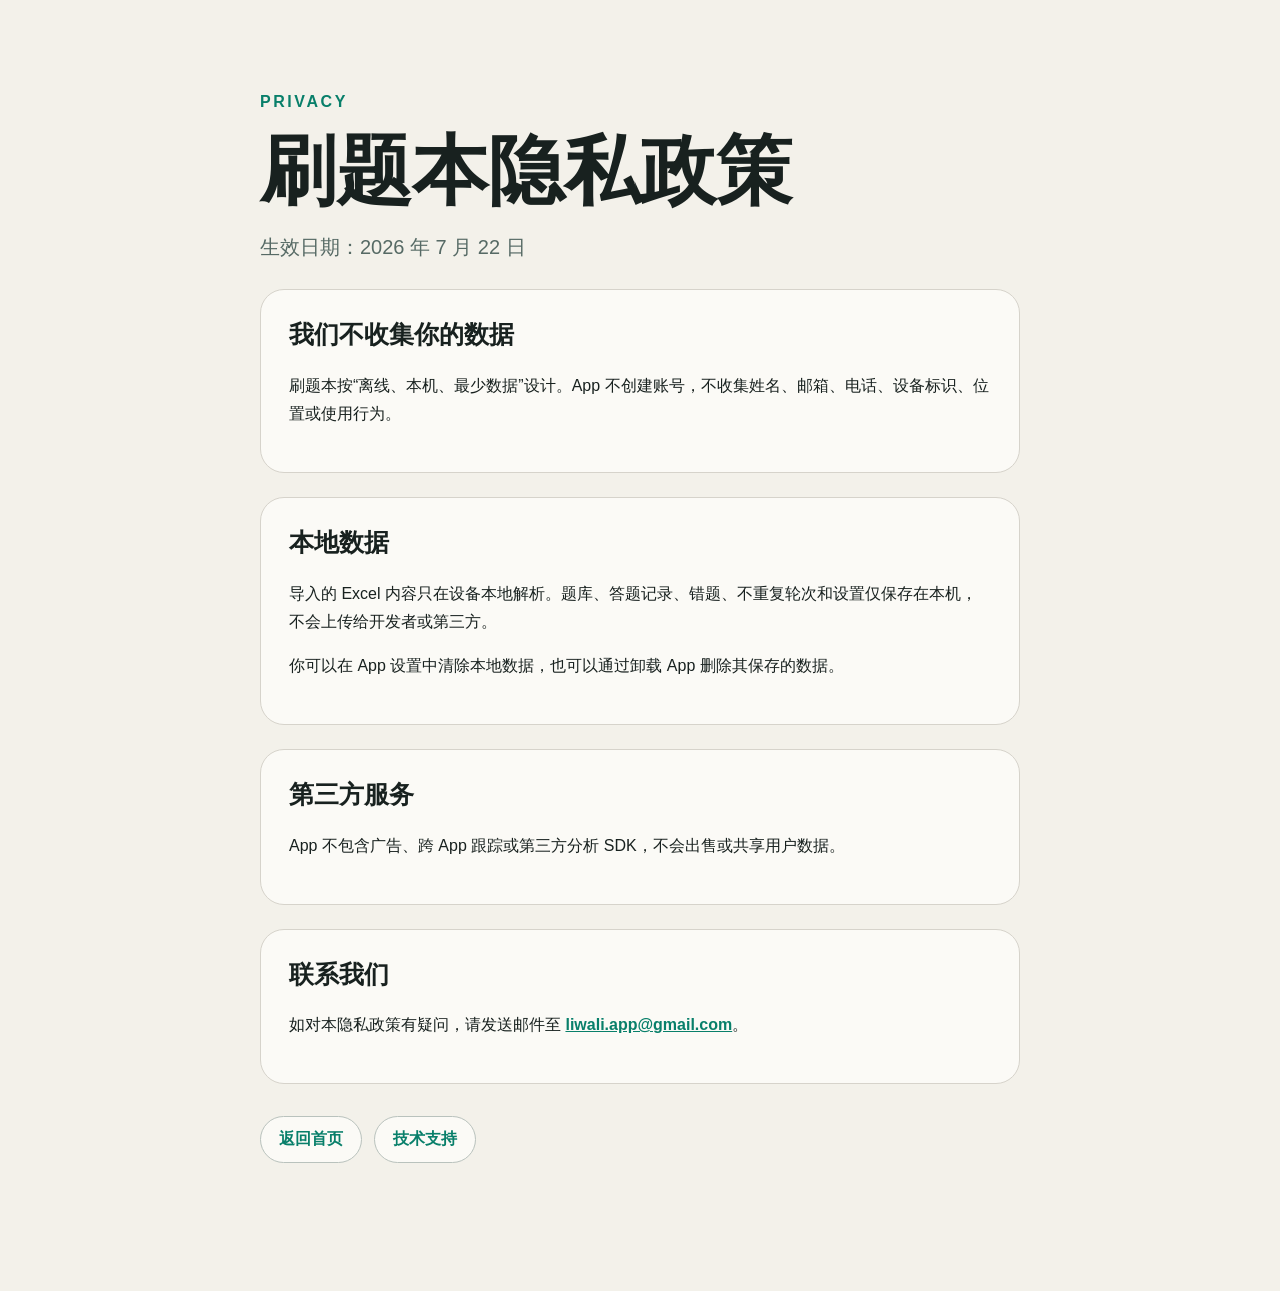
<file: quizbook/privacy.html>
<!doctype html>
<html lang="zh-CN">
<head>
  <meta charset="utf-8">
  <meta name="viewport" content="width=device-width, initial-scale=1">
  <title>刷题本 - 隐私政策</title>
  <link rel="stylesheet" href="style.css">
</head>
<body>
  <main>
    <p class="eyebrow">PRIVACY</p>
    <h1>刷题本隐私政策</h1>
    <p class="lead">生效日期：2026 年 7 月 22 日</p>
    <section><h2>我们不收集你的数据</h2><p>刷题本按“离线、本机、最少数据”设计。App 不创建账号，不收集姓名、邮箱、电话、设备标识、位置或使用行为。</p></section>
    <section><h2>本地数据</h2><p>导入的 Excel 内容只在设备本地解析。题库、答题记录、错题、不重复轮次和设置仅保存在本机，不会上传给开发者或第三方。</p><p>你可以在 App 设置中清除本地数据，也可以通过卸载 App 删除其保存的数据。</p></section>
    <section><h2>第三方服务</h2><p>App 不包含广告、跨 App 跟踪或第三方分析 SDK，不会出售或共享用户数据。</p></section>
    <section><h2>联系我们</h2><p>如对本隐私政策有疑问，请发送邮件至 <a href="mailto:liwali.app@gmail.com">liwali.app@gmail.com</a>。</p></section>
    <nav><a href="index.html">返回首页</a><a href="support.html">技术支持</a></nav>
  </main>
</body>
</html>
</file>
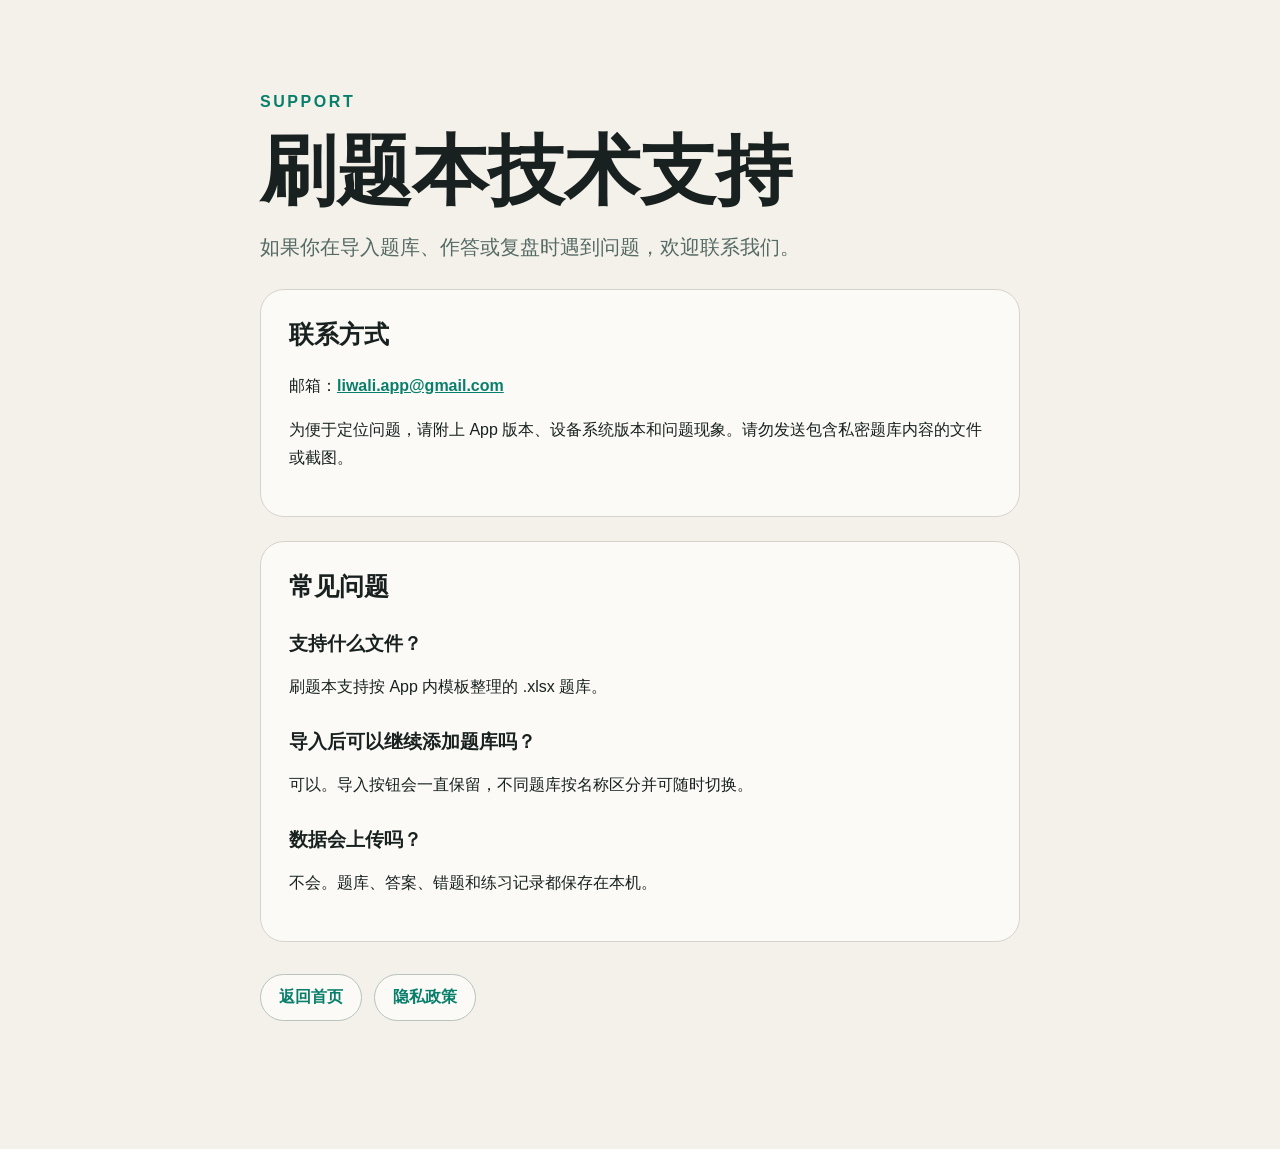
<file: quizbook/support.html>
<!doctype html>
<html lang="zh-CN">
<head>
  <meta charset="utf-8">
  <meta name="viewport" content="width=device-width, initial-scale=1">
  <title>刷题本 - 技术支持</title>
  <link rel="stylesheet" href="style.css">
</head>
<body>
  <main>
    <p class="eyebrow">SUPPORT</p>
    <h1>刷题本技术支持</h1>
    <p class="lead">如果你在导入题库、作答或复盘时遇到问题，欢迎联系我们。</p>
    <section><h2>联系方式</h2><p>邮箱：<a href="mailto:liwali.app@gmail.com">liwali.app@gmail.com</a></p><p>为便于定位问题，请附上 App 版本、设备系统版本和问题现象。请勿发送包含私密题库内容的文件或截图。</p></section>
    <section><h2>常见问题</h2><h3>支持什么文件？</h3><p>刷题本支持按 App 内模板整理的 .xlsx 题库。</p><h3>导入后可以继续添加题库吗？</h3><p>可以。导入按钮会一直保留，不同题库按名称区分并可随时切换。</p><h3>数据会上传吗？</h3><p>不会。题库、答案、错题和练习记录都保存在本机。</p></section>
    <nav><a href="index.html">返回首页</a><a href="privacy.html">隐私政策</a></nav>
  </main>
</body>
</html>
</file>
<file: puff-post/style.css>
:root {
  color-scheme: light dark;
  --sky: #8ed8ef;
  --navy: #18334d;
  --paper: #fff9ec;
  --coral: #ef765f;
  --mint: #3e9d82;
  --gold: #f3c55a;
}

* { box-sizing: border-box; }

body {
  margin: 0;
  color: var(--navy);
  font: 17px/1.65 -apple-system, BlinkMacSystemFont, "Segoe UI", sans-serif;
  background:
    radial-gradient(circle at 12% 12%, rgba(255,255,255,.8) 0 7%, transparent 7.4%),
    radial-gradient(circle at 88% 22%, rgba(255,255,255,.65) 0 10%, transparent 10.4%),
    linear-gradient(160deg, #8ed8ef, #c9eef4 55%, #f7dba0);
  min-height: 100vh;
}

a { color: #176f86; }

.shell { width: min(920px, calc(100% - 32px)); margin: 0 auto; padding: 34px 0 64px; }
.topbar { display: flex; align-items: center; justify-content: space-between; gap: 18px; margin-bottom: 28px; }
.brand { color: var(--navy); text-decoration: none; font-weight: 900; letter-spacing: .08em; }
.nav { display: flex; flex-wrap: wrap; gap: 14px; }
.nav a { color: var(--navy); font-weight: 700; text-decoration: none; }

.paper {
  background: color-mix(in srgb, var(--paper) 95%, transparent);
  border: 1px solid rgba(24,51,77,.12);
  border-radius: 30px;
  padding: clamp(24px, 5vw, 52px);
  box-shadow: 0 24px 70px rgba(24,51,77,.18);
}

.stamp { display: inline-block; padding: 7px 12px; border: 2px dashed var(--coral); border-radius: 12px; color: #a64031; font-weight: 900; transform: rotate(-2deg); }
h1 { margin: 20px 0 8px; font-size: clamp(42px, 8vw, 78px); line-height: 1; letter-spacing: -.05em; }
.document h1 { font-size: clamp(34px, 6vw, 58px); }
h2 { margin-top: 38px; line-height: 1.25; }
h3 { margin-top: 28px; }
.lead { font-size: clamp(20px, 3vw, 27px); line-height: 1.45; max-width: 720px; }
.actions { display: flex; flex-wrap: wrap; gap: 12px; margin: 28px 0 8px; }
.button { display: inline-block; padding: 12px 18px; border-radius: 999px; color: white; background: var(--coral); font-weight: 800; text-decoration: none; }
.button.secondary { color: var(--navy); background: var(--gold); }
.facts { display: grid; grid-template-columns: repeat(auto-fit, minmax(180px, 1fr)); gap: 14px; margin: 34px 0; }
.fact { padding: 18px; border-radius: 20px; background: rgba(62,157,130,.12); }
.fact strong { display: block; color: var(--mint); }
.zh { margin-top: 54px; padding-top: 42px; border-top: 2px dashed rgba(24,51,77,.18); }
.meta, footer { color: rgba(24,51,77,.68); }
footer { padding: 22px 8px 0; text-align: center; font-size: 14px; }

@media (max-width: 620px) {
  .topbar { align-items: flex-start; flex-direction: column; }
  .paper { border-radius: 22px; }
}

@media (prefers-color-scheme: dark) {
  body { color: #e7f6fb; background: linear-gradient(160deg, #173c54, #1d5a68 55%, #725939); }
  .paper { color: #17324a; background: #fff9ec; }
  .brand, .nav a { color: #f5fbfd; }
  footer { color: rgba(245,251,253,.76); }
}
</file>
<file: quizbook/style.css>
:root { color-scheme: light dark; font-family: -apple-system, BlinkMacSystemFont, "SF Pro Text", "PingFang SC", sans-serif; }
* { box-sizing: border-box; }
body { margin: 0; background: #f3f1ea; color: #18211f; }
main { width: min(760px, calc(100% - 40px)); margin: 0 auto; padding: 72px 0 96px; }
.eyebrow { color: #087f6a; font-weight: 800; letter-spacing: .16em; }
h1 { margin: 8px 0 16px; font-size: clamp(44px, 9vw, 76px); line-height: 1.03; }
h2 { margin-top: 0; font-size: 25px; }
h3 { margin: 28px 0 6px; }
p { line-height: 1.75; }
.lead { max-width: 620px; color: #566a65; font-size: 20px; }
nav { display: flex; flex-wrap: wrap; gap: 12px; margin: 32px 0; }
a { color: #087f6a; font-weight: 650; }
nav a { padding: 12px 18px; border: 1px solid #b9c2bd; border-radius: 999px; text-decoration: none; background: #fbfaf6; }
section { margin-top: 24px; padding: 28px; border: 1px solid #d6d3cb; border-radius: 24px; background: #fbfaf6; }
@media (prefers-color-scheme: dark) { body { background: #111817; color: #f5f7f6; } .lead { color: #b8c5c1; } section, nav a { background: #17211f; border-color: #31403c; } a { color: #56d6b8; } }
</file>
